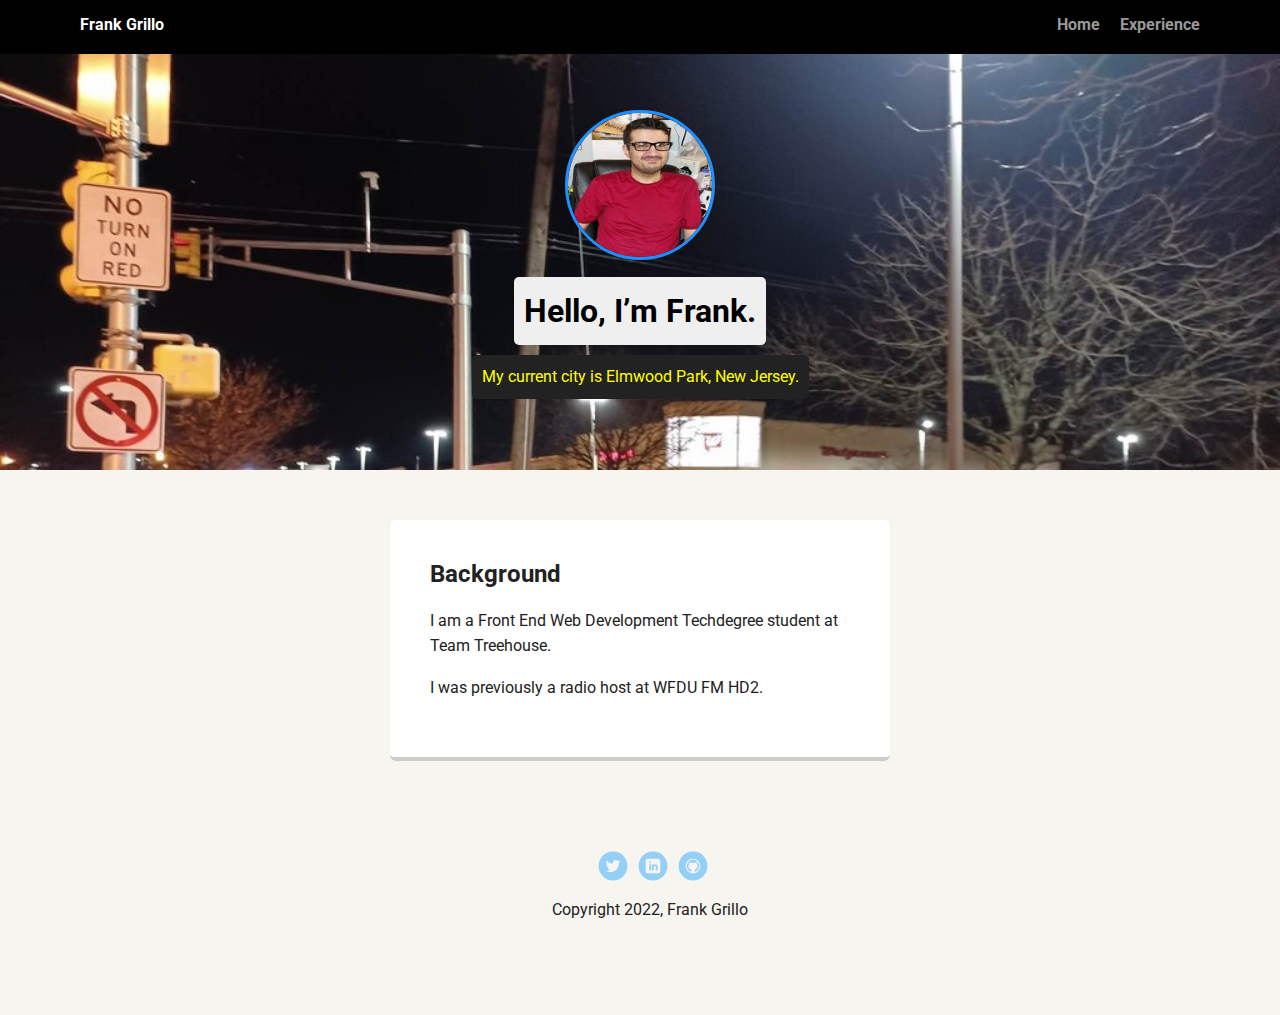
<file: index.html>
<!doctype html>
<html lang="en">
<head>
  <meta charset="utf-8">
  <title>Frank Grillo's Profile</title>
  <meta name="viewport" content="width=device-width, initial-scale=1.0">
  <link rel="stylesheet" href="styles.css">
  <link href="https://fonts.googleapis.com/css?family=Muli%7CRoboto:400,300,500,700,900" rel="stylesheet"></head>
  <body>

    <div class="main-nav">
        <ul class="nav">
          <li class="name">Frank Grillo</li>
          <li><a href="index.html">Home</a></li>
          <li><a href="experience.html">Experience</a></li>
        </ul>
    </div>

    <header>
      <img src="rsz_frankgrillooffice1.jpg" alt="Pictiure of Frank Grillo" class="profile-image">
      <h1 class="tag name">Hello, I’m Frank.</h1>
      <p class="tag location">My current city is Elmwood Park, New Jersey.</p>
    </header>

    <main class="flex">
      <div class="card">
        <h2>Background</h2>
        <p>I am a Front End Web Development Techdegree student at Team Treehouse.</p>
        <p>I was previously a radio host at WFDU FM HD2.</p>
      </div>

    </main>
    <footer>
      <a href="https://twitter.com/FrankSGrillo" class="social twitter"> <img src="images/twitter.svg" alt="My Profile"></a>
      <a href="https://www.linkedin.com/in/frank-grillo-60536157/" class="social linkedin"> <img src="images/linkedin.svg" alt="My Profile"></a>
      <a href="https://github.com/FrankGrillo1991" class="social github"> <img src="images/github.svg" alt="My Profile"></a>
      <p class="copyright">Copyright 2022, Frank Grillo</p>
    </footer>
  </body>
  </html>
</file>
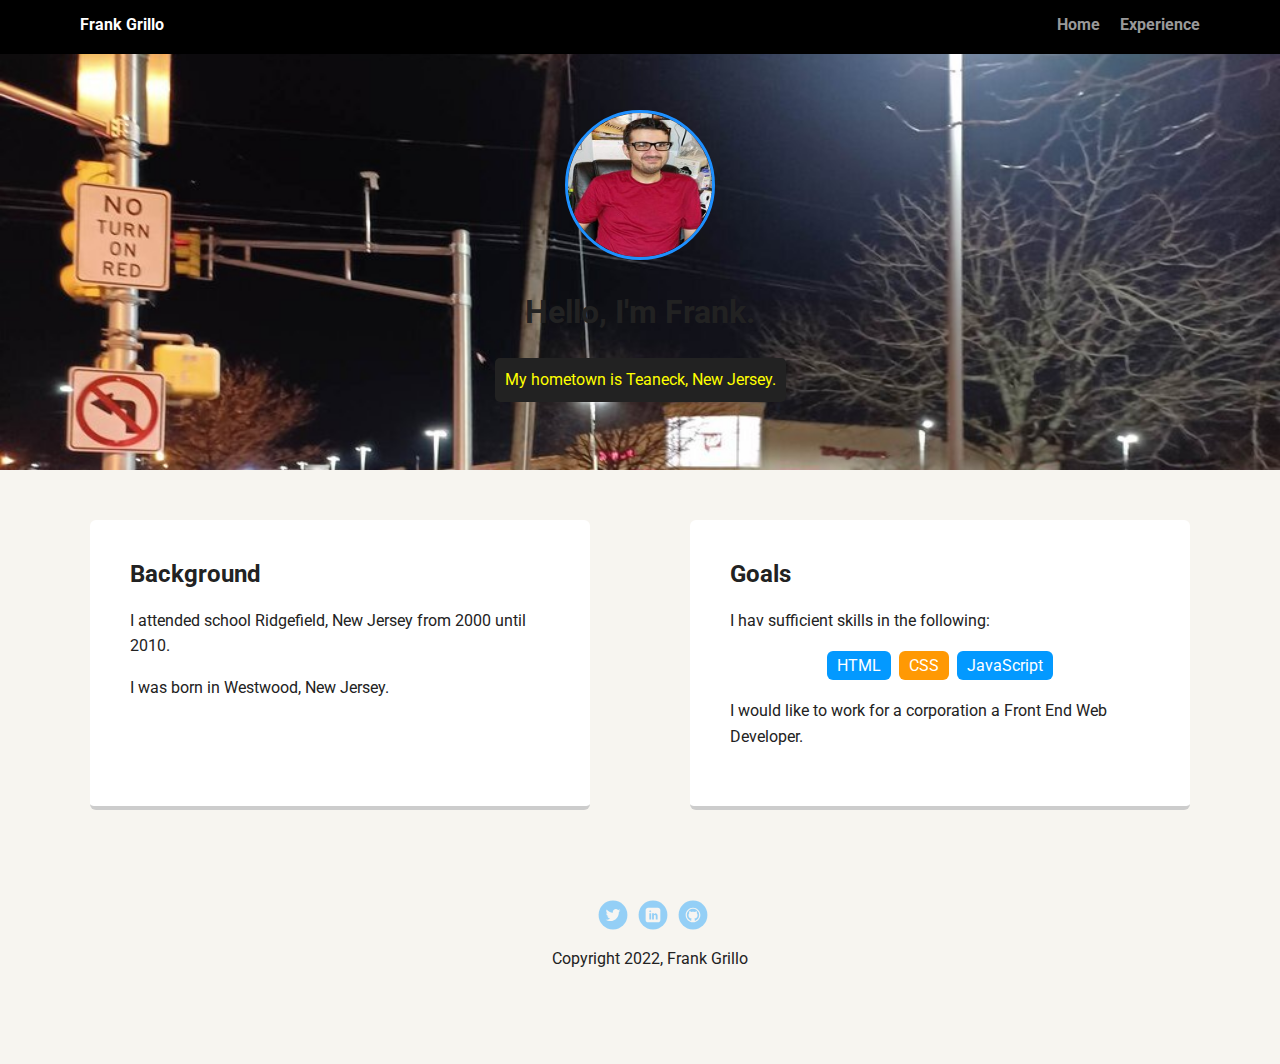
<file: experience.html>
<!DOCTYPE html>
<html lang="en">
<head>
    <meta charset="utf-8">
    <title>Frank Grillo's Profile</title>
    <meta name="viewport" content="width=device-width, initial-scale=1.0">
    <link rel="stylesheet" href="styles.css">
    <link href="https://fonts.googleapis.com/css?family=Muli%7CRoboto:400,300,500,700,900" rel="stylesheet"></head>
<body>

    <div class="main-nav">
        <ul class="nav">
            <li class="name">Frank Grillo</li>
            <li><a href="index.html">Home</a></li>
            <li><a href="experience.html">Experience</a></li>
        </ul>
    </div>

    <header>
        <img src="rsz_frankgrillooffice1.jpg" alt="Picture of Frank Grillo" class="profile-image">
        <h1 class="tag-name">Hello, I'm Frank.</h1>
        <p class="tag location">My hometown is Teaneck, New Jersey.</p>
    </header>

    <main class="flex">
        <div class="card">
            <h2>Background</h2>
            <p>I attended school Ridgefield, New Jersey from 2000 until 2010.</p>
            <p>I was born in Westwood, New Jersey.</p>
        </div>

        <div class="card">
            <h2>Goals</h2>
            <p>I hav sufficient skills in the following:</p>
            <ul class="skills">
                <li>HTML</li>
                <li>CSS</li>
                <li>JavaScript</li>
            </ul>
            <p>I would like to work for a corporation a Front End Web Developer.</p>
        </div>
    </main>
    <footer>
        <a href="https://twitter.com/FrankSGrillo" class="social twitter"> <img src="images/twitter.svg" alt="My Profile"></a>
        <a href="https://www.linkedin.com/in/frank-grillo-60536157/" class="social linkedin"> <img src="images/linkedin.svg" alt="My Profile"></a>
        <a href="https://github.com/FrankGrillo1991" class="social github"> <img src="images/github.svg" alt="My Profile"></a>
        <p class="copyright">Copyright 2022, Frank Grillo</p>
    </footer>
</body>    
</html>
</file>
<file: styles.css>
/* Global Layout Set-up */
* { 
  box-sizing: border-box;
}
  
body {
  margin: 0;
  padding: 0;
  text-align: center;
  font-family: 'Roboto', sans-serif;
  color: #222;
  background: #f7f5f0;
}
/* Link Styles */

a {
  text-decoration: none;
  color: #999;
}
a:hover {
  color: #6633ff;
}

/* Section Styles */

.main-nav {
  width: 100%;
  background: black;
  min-height: 30px;
  padding: 10px;
  position: fixed;
  text-align: center;
}
.nav {
  display: flex;
  justify-content: space-around;
  font-weight: 700;
  list-style-type: none;
  margin: 0 auto;
  padding: 0;
}

.nav .name {
    display: block;
    margin-right: auto;
    color: white;
}
.nav li {
  padding: 5px 10px 10px 10px;
}
.nav a {
  transition: all .5s;
}
.nav a:hover {
  color: white
}

header {
  text-align: center;
  background: url('rsz_1imageselmwoodpark.jpg') no-repeat top center ;
  background-size: cover;
  overflow: hidden;
  padding-top: 60px;
}
header {
  line-height: 1.5;
}
header .profile-image {
  margin-top: 50px;
  width: 150px;
  height: 150px;
  border-radius: 50%;
  border: 3px solid #1e90ff;
  transition: all .5s;
}
header .profile-image:hover {
  transform: scale(1.2) rotate(5deg);
}
.tag {
  background-color: #efefef;
  color: black;
  padding: 10px;
  border-radius: 5px;
  display: table;
  margin: 10px auto;
} 
.location {
  background-color: #222;
  color: yellow;
}
.card {
  margin: 30px;
  padding: 20px 40px 40px;
  max-width: 500px;
  text-align: left;
  background: #fff;
  border-bottom: 4px solid #ccc;
  border-radius: 6px;
  transition: all .5s;
}
.card:hover {
  border-color: #ff99ff;
}

ul.skills {
  padding: 0;
  text-align: center;
}

.skills li {
  border-radius: 6px;
  display: inline-block;
  background: #ff9904;
  color: white;
  padding: 5px 10px;
  margin: 2px;
}

.skills li:nth-child(odd) {
  background: #0399ff;
}

footer {
  width: 100%;
  min-height: 30px;
  padding: 20px 0 40px 20px;
}

footer .copyright {
  top: -8px;
  font-size: .75em;
}

footer ul {
  list-style-type: none;
  margin: 0;
  padding: 0;
}

footer ul li {
  display: inline-block;
}

a.social {
  display: inline-block;
  text-indent: -9999px;
  margin-left: 5px;
  width: 30px;
  height: 30px;
  background-size: 30px 30px;
  opacity: .4;
  transition: all .5s;
}
a.twitter {
  background-image: url(images/twitter.svg);
}
a.linkedin {
  background-image: url(images/linkedin.svg);
}
a.github {
  background-image: url(images/github.svg);
}
a.social:hover {
  opacity: 1;
}
.clearfix {
  clear: both;
}

/* Styles for larger screens */
@media screen and (min-width: 720px) {
  
  .flex {
      display: -ms-flexbox;      /* TWEENER - IE 10 */
      display: flex; 
      max-width: 1200px;
      -ms-flex-pack: distribute;
      justify-content: space-around;
      margin: 0 auto;
  }

  header {
    min-height: 470px;
  }

  .nav {
    max-width: 1200px;
    padding: 0 30px;
  }


  main {
    padding-top: 20px;
  }

  main p {
    line-height: 1.6em;
  }

  footer {
    font-size: 1.3em;
    max-width: 1200px;
    margin: 40px auto;
  }

}
</file>
